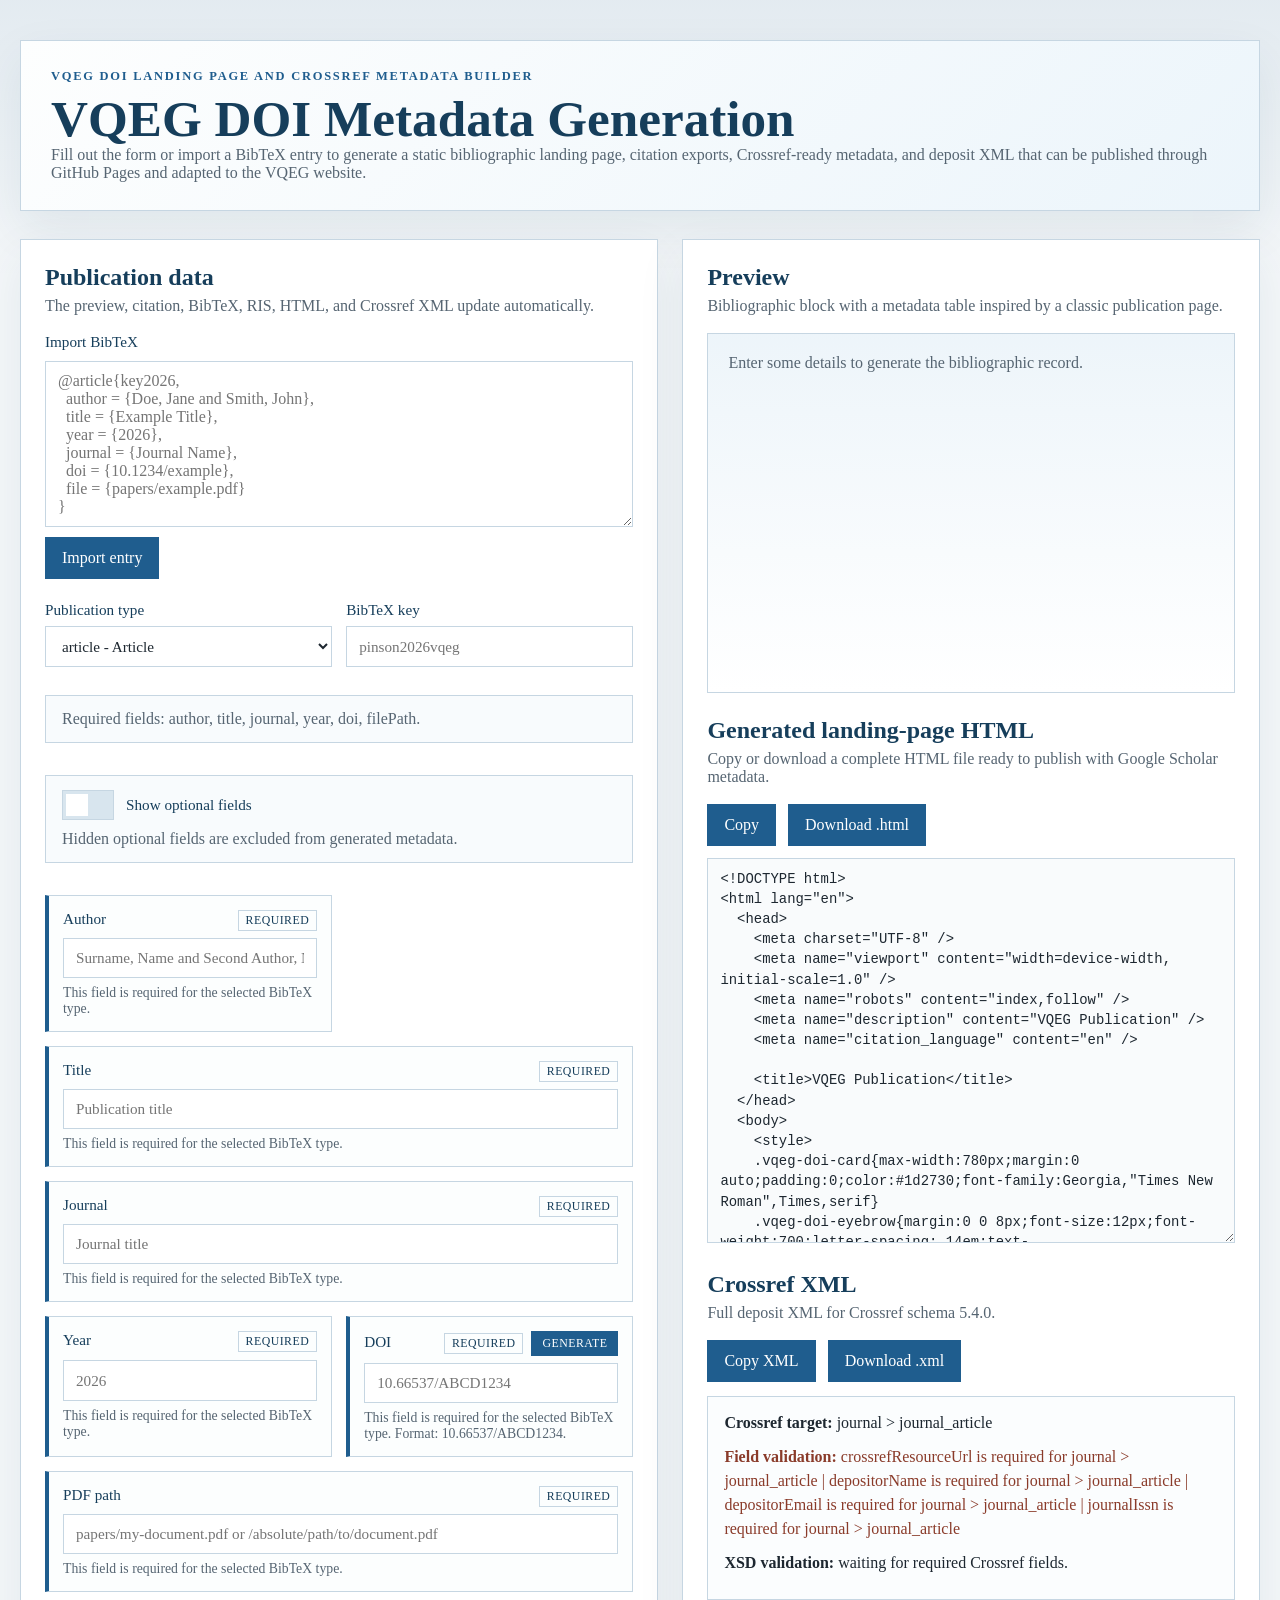
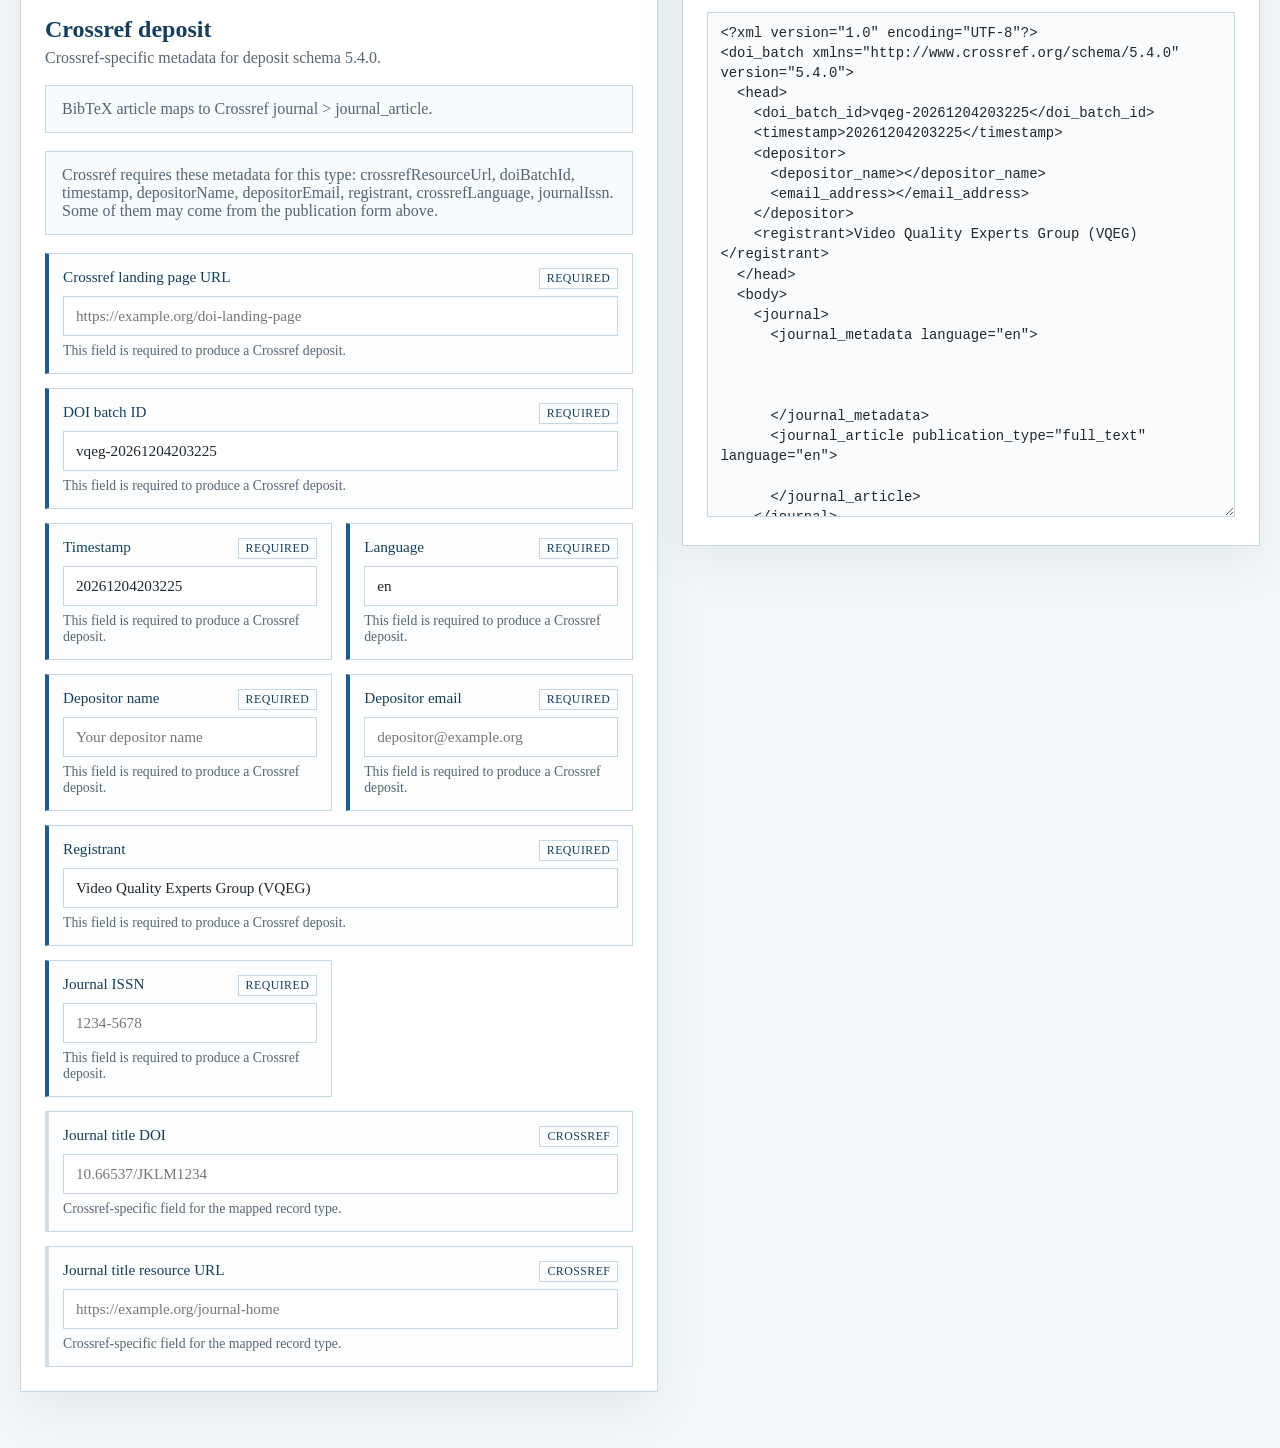
<file: index.html>
<!DOCTYPE html>
<html lang="en">
  <head>
    <meta charset="UTF-8" />
    <meta name="viewport" content="width=device-width, initial-scale=1.0" />
    <title>VQEG DOI Metadata Generation</title>
    <link rel="stylesheet" href="./styles.css" />
  </head>
  <body>
    <main class="page-shell">
      <header class="hero">
        <p class="eyebrow">VQEG DOI LANDING PAGE AND CROSSREF METADATA BUILDER</p>
        <h1>VQEG DOI Metadata Generation</h1>
        <p class="hero-copy">
          Fill out the form or import a BibTeX entry to generate a static
          bibliographic landing page, citation exports, Crossref-ready metadata, and deposit XML
          that can be published through GitHub Pages and adapted to the VQEG
          website.
        </p>
      </header>

      <section class="layout">
        <section class="panel form-panel">
          <div class="panel-header">
            <h2>Publication data</h2>
            <p>The preview, citation, BibTeX, RIS, HTML, and Crossref XML update automatically.</p>
          </div>

          <div class="bibtex-import">
            <label for="bibtexInput">Import BibTeX</label>
            <textarea
              id="bibtexInput"
              rows="8"
              placeholder="@article{key2026,&#10;  author = {Doe, Jane and Smith, John},&#10;  title = {Example Title},&#10;  year = {2026},&#10;  journal = {Journal Name},&#10;  doi = {10.1234/example},&#10;  file = {papers/example.pdf}&#10;}"
            ></textarea>
            <div class="action-row">
              <button id="importBibtexButton" type="button">Import entry</button>
              <p id="importStatus" class="status" aria-live="polite"></p>
            </div>
          </div>

          <form id="publicationForm" class="publication-form">
            <div class="field-grid field-grid-static">
              <label>
                Publication type
                <select id="entryType" name="entryType"></select>
              </label>
              <label>
                BibTeX key
                <input id="citationKey" name="citationKey" type="text" placeholder="pinson2026vqeg" />
              </label>
            </div>

            <div class="requirements-note">
              <p id="typeRequirements" class="status"></p>
            </div>

            <div class="optional-toggle">
              <label class="switch" for="showOptional">
                <input id="showOptional" type="checkbox" />
                <span class="switch-track" aria-hidden="true"></span>
                <span class="switch-label">Show optional fields</span>
              </label>
              <p class="status">
                Hidden optional fields are excluded from generated metadata.
              </p>
            </div>

            <div id="dynamicFields" class="field-grid"></div>
          </form>

          <div class="panel-header export-header">
            <h2>Crossref deposit</h2>
            <p>Crossref-specific metadata for deposit schema 5.4.0.</p>
          </div>

          <div class="requirements-note">
            <p id="crossrefMappingStatus" class="status"></p>
          </div>

          <div class="requirements-note">
            <p id="crossrefRequirements" class="status"></p>
          </div>

          <div id="crossrefFields" class="field-grid"></div>
        </section>

        <section class="panel preview-panel">
          <div class="panel-header">
            <h2>Preview</h2>
            <p>Bibliographic block with a metadata table inspired by a classic publication page.</p>
          </div>
          <div id="preview" class="preview-surface"></div>

          <div class="panel-header export-header">
            <h2>Generated landing-page HTML</h2>
            <p>Copy or download a complete HTML file ready to publish with Google Scholar metadata.</p>
          </div>

          <div class="action-row export-actions">
            <button id="copyButton" type="button">Copy</button>
            <button id="downloadButton" type="button">Download .html</button>
            <p id="copyStatus" class="status" aria-live="polite"></p>
          </div>

          <textarea
            id="htmlOutput"
            class="html-output"
            rows="18"
            readonly
            spellcheck="false"
          ></textarea>

          <div class="panel-header export-header">
            <h2>Crossref XML</h2>
            <p>Full deposit XML for Crossref schema 5.4.0.</p>
          </div>

          <div class="action-row export-actions">
            <button id="copyXmlButton" type="button">Copy XML</button>
            <button id="downloadXmlButton" type="button">Download .xml</button>
            <p id="xmlCopyStatus" class="status" aria-live="polite"></p>
          </div>

          <div id="xmlValidationPanel" class="validation-panel"></div>

          <textarea
            id="xmlOutput"
            class="html-output"
            rows="24"
            readonly
            spellcheck="false"
          ></textarea>
        </section>
      </section>
    </main>

    <script src="./app.js"></script>
  </body>
</html>
</file>
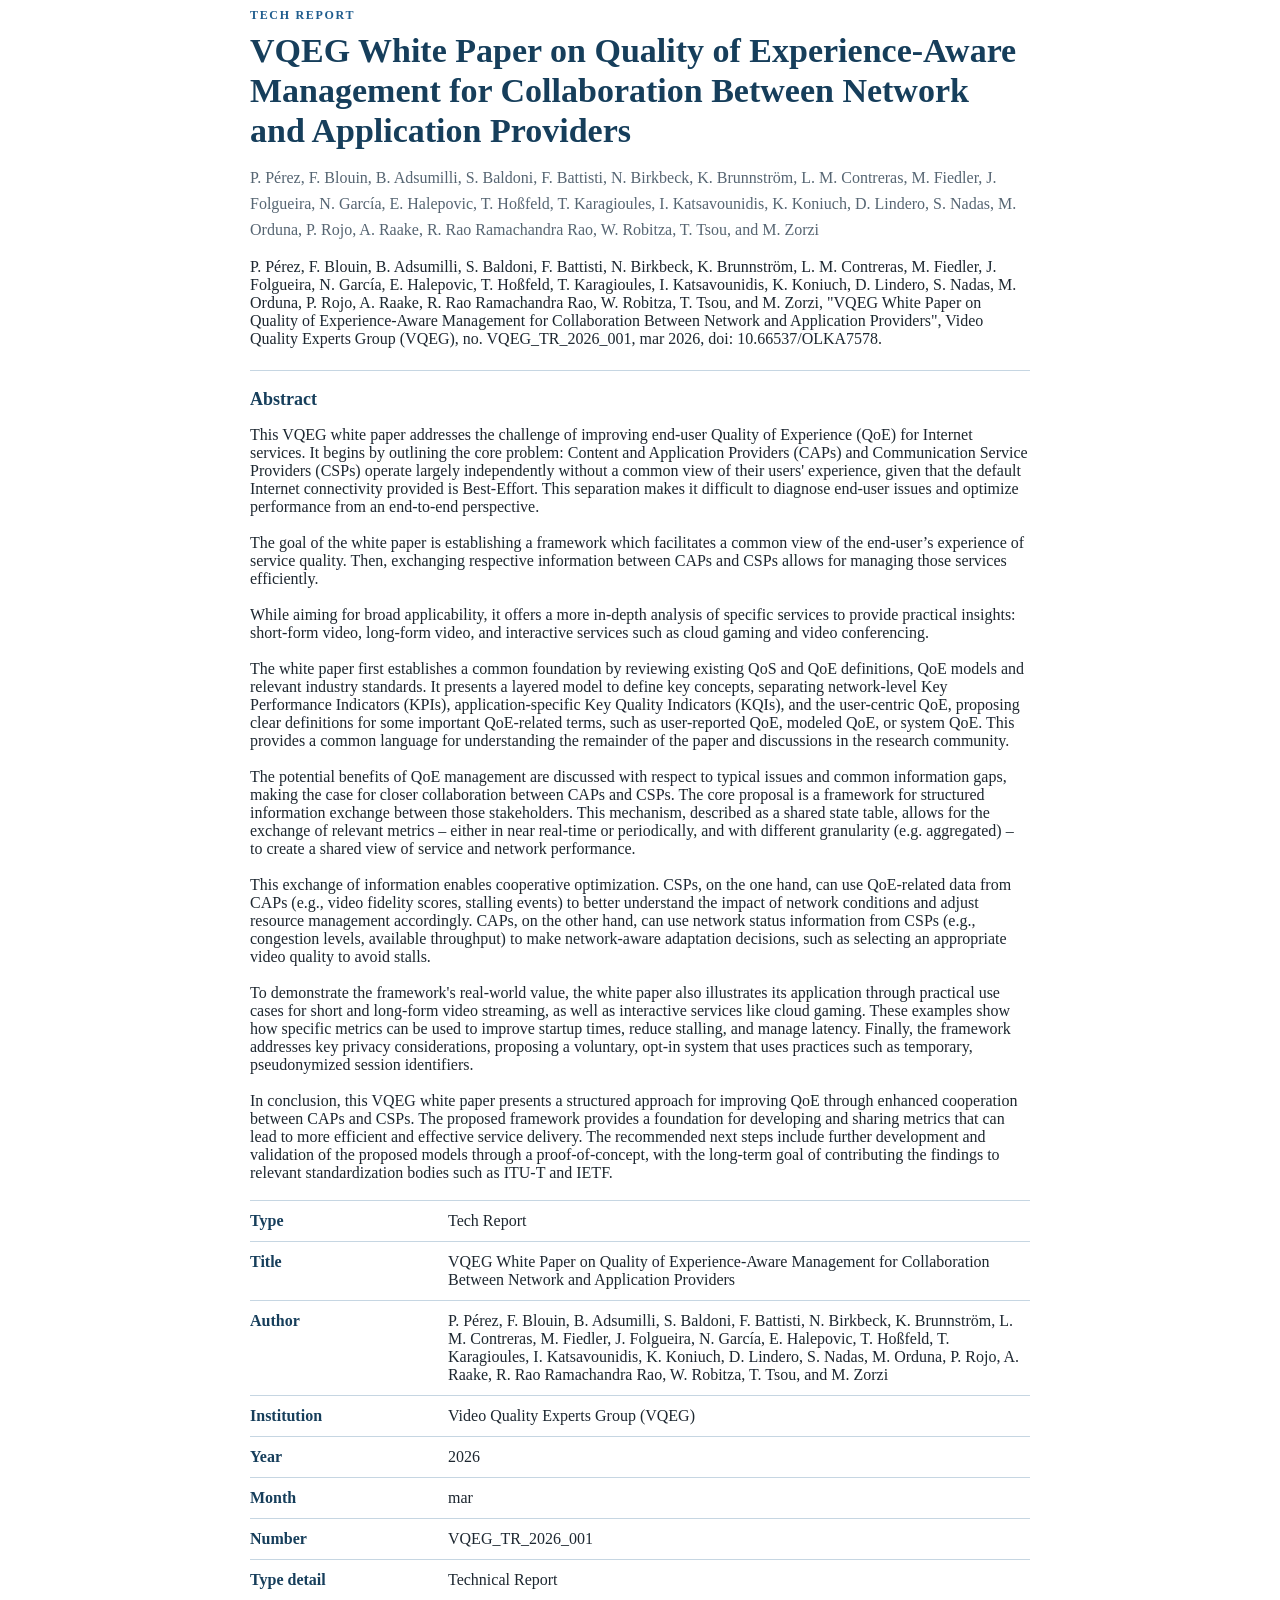
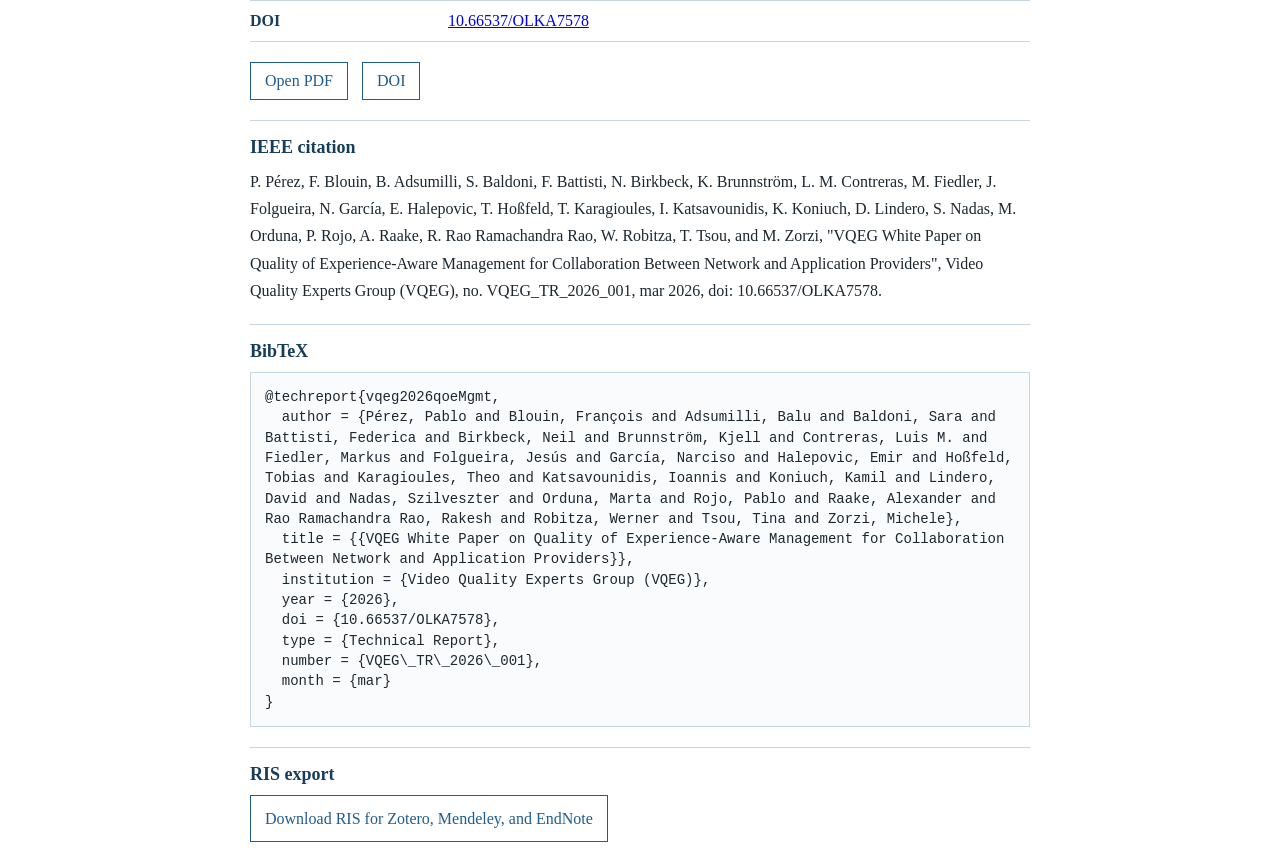
<file: 10.66537/OLKA7578/index.html>
<!DOCTYPE html>
<html lang="en">
  <head>
    <meta charset="UTF-8" />
    <meta name="viewport" content="width=device-width, initial-scale=1.0" />
    <meta name="robots" content="index,follow" />
    <meta name="description" content="This VQEG white paper addresses the challenge of improving end-user Quality of Experience (QoE) for Internet services. It begins by outlining the core problem: Content and Application Providers (CAPs) and Communication Service Providers (CSPs) operate largely independently without a common view of their users" />
    <meta name="citation_title" content="VQEG White Paper on Quality of Experience-Aware Management for Collaboration Between Network and Application Providers" />
    <meta name="citation_author" content="Pérez, Pablo" />
    <meta name="citation_author" content="Blouin, François" />
    <meta name="citation_author" content="Adsumilli, Balu" />
    <meta name="citation_author" content="Baldoni, Sara" />
    <meta name="citation_author" content="Battisti, Federica" />
    <meta name="citation_author" content="Birkbeck, Neil" />
    <meta name="citation_author" content="Brunnström, Kjell" />
    <meta name="citation_author" content="Contreras, Luis M." />
    <meta name="citation_author" content="Fiedler, Markus" />
    <meta name="citation_author" content="Folgueira, Jesús" />
    <meta name="citation_author" content="García, Narciso" />
    <meta name="citation_author" content="Halepovic, Emir" />
    <meta name="citation_author" content="Hoßfeld, Tobias" />
    <meta name="citation_author" content="Karagioules, Theo" />
    <meta name="citation_author" content="Katsavounidis, Ioannis" />
    <meta name="citation_author" content="Koniuch, Kamil" />
    <meta name="citation_author" content="Lindero, David" />
    <meta name="citation_author" content="Nadas, Szilveszter" />
    <meta name="citation_author" content="Orduna, Marta" />
    <meta name="citation_author" content="Rojo, Pablo" />
    <meta name="citation_author" content="Raake, Alexander" />
    <meta name="citation_author" content="Rao Ramachandra Rao, Rakesh" />
    <meta name="citation_author" content="Robitza, Werner" />
    <meta name="citation_author" content="Tsou, Tina" />
    <meta name="citation_author" content="Zorzi, Michele" />
    <meta name="citation_publication_date" content="2026/03" />
    <meta name="citation_doi" content="10.66537/OLKA7578" />
    <meta name="citation_language" content="en" />
    <meta name="citation_technical_report_institution" content="Video Quality Experts Group (VQEG)" />
    <meta name="citation_technical_report_number" content="VQEG_TR_2026_001" />
    <link rel="canonical" href="https://vqeg.github.io/doi/10.66537/OLKA7578/" />
    <title>VQEG White Paper on Quality of Experience-Aware Management for Collaboration Between Network and Application Providers</title>
  </head>
  <body>
<style>
.vqeg-doi-card{max-width:780px;margin:0 auto;padding:0;color:#1d2730;font-family:Georgia,"Times New Roman",Times,serif}
.vqeg-doi-eyebrow{margin:0 0 8px;font-size:12px;font-weight:700;letter-spacing:.14em;text-transform:uppercase;color:#1f5d8e}
.vqeg-doi-card h1{margin:0 0 14px;font-size:34px;line-height:1.18;color:#163e5b}
.vqeg-doi-meta{margin:0 0 16px;color:#566572;line-height:1.6}
.vqeg-doi-table{width:100%;margin:18px 0 20px;border-collapse:collapse;border-top:1px solid #c6d6e2}
.vqeg-doi-table th,.vqeg-doi-table td{padding:11px 0;border-bottom:1px solid #c6d6e2;vertical-align:top}
.vqeg-doi-table th{width:180px;padding-right:18px;text-align:left;color:#163e5b;font-weight:700}
.vqeg-doi-links{display:flex;flex-wrap:wrap;gap:10px 14px;margin:18px 0}
.vqeg-doi-links a{display:inline-block;padding:9px 14px;border:1px solid #1f5d8e;color:#1f5d8e;text-decoration:none}
.vqeg-doi-links a:hover{background:#eaf3f9}
.vqeg-doi-warning{margin:0 0 16px;padding:12px 14px;border:1px solid #e2c27b;background:#fff9ea;color:#6b5220}
.vqeg-doi-abstract{margin-top:22px;padding-top:18px;border-top:1px solid #c6d6e2}
.vqeg-doi-abstract h2{margin:0 0 10px;font-size:18px;color:#163e5b}
.vqeg-doi-supplement{margin-top:20px;padding-top:16px;border-top:1px solid #c6d6e2}
.vqeg-doi-supplement h4{margin:0 0 10px;font-size:18px;color:#163e5b}
.vqeg-doi-supplement p{margin:0 0 18px;line-height:1.7}
.vqeg-doi-citation-link{display:inline-block;padding:9px 14px;border:1px solid #1f5d8e;color:#1f5d8e;text-decoration:none}
.vqeg-doi-citation-link:hover{background:#eaf3f9}
.vqeg-doi-code{margin:0;padding:14px;border:1px solid #c6d6e2;background:#f9fbfc;white-space:pre-wrap;word-break:break-word;font:14px/1.45 "Courier New",Courier,monospace}
</style>
<article class="vqeg-doi-card">
  <p class="vqeg-doi-eyebrow">Tech Report</p>
  <h1>VQEG White Paper on Quality of Experience-Aware Management for Collaboration Between Network and Application Providers</h1>
  <p class="vqeg-doi-meta">P. Pérez, F. Blouin, B. Adsumilli, S. Baldoni, F. Battisti, N. Birkbeck, K. Brunnström, L. M. Contreras, M. Fiedler, J. Folgueira, N. García, E. Halepovic, T. Hoßfeld, T. Karagioules, I. Katsavounidis, K. Koniuch, D. Lindero, S. Nadas, M. Orduna, P. Rojo, A. Raake, R. Rao Ramachandra Rao, W. Robitza, T. Tsou, and M. Zorzi</p>
  <p class="ieee-line">P. Pérez, F. Blouin, B. Adsumilli, S. Baldoni, F. Battisti, N. Birkbeck, K. Brunnström, L. M. Contreras, M. Fiedler, J. Folgueira, N. García, E. Halepovic, T. Hoßfeld, T. Karagioules, I. Katsavounidis, K. Koniuch, D. Lindero, S. Nadas, M. Orduna, P. Rojo, A. Raake, R. Rao Ramachandra Rao, W. Robitza, T. Tsou, and M. Zorzi, &quot;VQEG White Paper on Quality of Experience-Aware Management for Collaboration Between Network and Application Providers&quot;, Video Quality Experts Group (VQEG), no. VQEG_TR_2026_001, mar 2026, doi: 10.66537/OLKA7578.</p>
  
  <section class="vqeg-doi-abstract"><h2>Abstract</h2><p>This VQEG white paper addresses the challenge of improving end-user Quality of Experience (QoE) for Internet services. It begins by outlining the core problem: Content and Application Providers (CAPs) and Communication Service Providers (CSPs) operate largely independently without a common view of their users&#39; experience, given that the default Internet connectivity provided is Best-Effort. This separation makes it difficult to diagnose end-user issues and optimize performance from an end-to-end perspective.<br /><br />The goal of the white paper is establishing a framework which facilitates a common view of the end-user’s experience of service quality. Then, exchanging respective information between CAPs and CSPs allows for managing those services efficiently. <br /><br />While aiming for broad applicability, it offers a more in-depth analysis of specific services to provide practical insights: short-form video, long-form video, and interactive services such as cloud gaming and video conferencing.<br /><br />The white paper first establishes a common foundation by reviewing existing QoS and QoE definitions, QoE models and relevant industry standards. It presents a layered model to define key concepts, separating network-level Key Performance Indicators (KPIs), application-specific Key Quality Indicators (KQIs), and the user-centric QoE, proposing clear definitions for some important QoE-related terms, such as user-reported QoE, modeled QoE, or system QoE. This provides a common language for understanding the remainder of the paper and discussions in the research community.<br /><br />The potential benefits of QoE management are discussed with respect to typical issues and common information gaps, making the case for closer collaboration between CAPs and CSPs. The core proposal is a framework for structured information exchange between those stakeholders. This mechanism, described as a shared state table, allows for the exchange of relevant metrics – either in near real-time or periodically, and with different granularity (e.g. aggregated) – to create a shared view of service and network performance.<br /><br />This exchange of information enables cooperative optimization. CSPs, on the one hand, can use QoE-related data from CAPs (e.g., video fidelity scores, stalling events) to better understand the impact of network conditions and adjust resource management accordingly. CAPs, on the other hand, can use network status information from CSPs (e.g., congestion levels, available throughput) to make network-aware adaptation decisions, such as selecting an appropriate video quality to avoid stalls.<br /><br />To demonstrate the framework&#39;s real-world value, the white paper also illustrates its application through practical use cases for short and long-form video streaming, as well as interactive services like cloud gaming. These examples show how specific metrics can be used to improve startup times, reduce stalling, and manage latency. Finally, the framework addresses key privacy considerations, proposing a voluntary, opt-in system that uses practices such as temporary, pseudonymized session identifiers.<br /><br />In conclusion, this VQEG white paper presents a structured approach for improving QoE through enhanced cooperation between CAPs and CSPs. The proposed framework provides a foundation for developing and sharing metrics that can lead to more efficient and effective service delivery. The recommended next steps include further development and validation of the proposed models through a proof-of-concept, with the long-term goal of contributing the findings to relevant standardization bodies such as ITU-T and IETF.</p></section>
  <table class="vqeg-doi-table"><tbody><tr><th scope="row">Type</th><td>Tech Report</td></tr><tr><th scope="row">Title</th><td>VQEG White Paper on Quality of Experience-Aware Management for Collaboration Between Network and Application Providers</td></tr><tr><th scope="row">Author</th><td>P. Pérez, F. Blouin, B. Adsumilli, S. Baldoni, F. Battisti, N. Birkbeck, K. Brunnström, L. M. Contreras, M. Fiedler, J. Folgueira, N. García, E. Halepovic, T. Hoßfeld, T. Karagioules, I. Katsavounidis, K. Koniuch, D. Lindero, S. Nadas, M. Orduna, P. Rojo, A. Raake, R. Rao Ramachandra Rao, W. Robitza, T. Tsou, and M. Zorzi</td></tr><tr><th scope="row">Institution</th><td>Video Quality Experts Group (VQEG)</td></tr><tr><th scope="row">Year</th><td>2026</td></tr><tr><th scope="row">Month</th><td>mar</td></tr><tr><th scope="row">Number</th><td>VQEG_TR_2026_001</td></tr><tr><th scope="row">Type detail</th><td>Technical Report</td></tr><tr><th scope="row">DOI</th><td><a href="https://doi.org/10.66537/OLKA7578" target="_blank" rel="noreferrer noopener">10.66537/OLKA7578</a></td></tr></tbody></table>
  <div class="vqeg-doi-links"><a href="https://vqeg.org/media/ioypjcll/vqeg-qoe-management-white-paper.pdf" target="_blank" rel="noreferrer noopener">Open PDF</a><a href="https://doi.org/10.66537/OLKA7578" target="_blank" rel="noreferrer noopener">DOI</a></div>
  
    <section class="vqeg-doi-supplement">
      <h4>IEEE citation</h4>
      <p class="ieee-line">P. Pérez, F. Blouin, B. Adsumilli, S. Baldoni, F. Battisti, N. Birkbeck, K. Brunnström, L. M. Contreras, M. Fiedler, J. Folgueira, N. García, E. Halepovic, T. Hoßfeld, T. Karagioules, I. Katsavounidis, K. Koniuch, D. Lindero, S. Nadas, M. Orduna, P. Rojo, A. Raake, R. Rao Ramachandra Rao, W. Robitza, T. Tsou, and M. Zorzi, &quot;VQEG White Paper on Quality of Experience-Aware Management for Collaboration Between Network and Application Providers&quot;, Video Quality Experts Group (VQEG), no. VQEG_TR_2026_001, mar 2026, doi: 10.66537/OLKA7578.</p>
    </section>
    <section class="vqeg-doi-supplement">
      <h4>BibTeX</h4>
      <pre class="vqeg-doi-code">@techreport{vqeg2026qoeMgmt,
  author = {Pérez, Pablo and Blouin, François and Adsumilli, Balu and Baldoni, Sara and Battisti, Federica and Birkbeck, Neil and Brunnström, Kjell and Contreras, Luis M. and Fiedler, Markus and Folgueira, Jesús and García, Narciso and Halepovic, Emir and Hoßfeld, Tobias and Karagioules, Theo and Katsavounidis, Ioannis and Koniuch, Kamil and Lindero, David and Nadas, Szilveszter and Orduna, Marta and Rojo, Pablo and Raake, Alexander and Rao Ramachandra Rao, Rakesh and Robitza, Werner and Tsou, Tina and Zorzi, Michele},
  title = {{VQEG White Paper on Quality of Experience-Aware Management for Collaboration Between Network and Application Providers}},
  institution = {Video Quality Experts Group (VQEG)},
  year = {2026},
  doi = {10.66537/OLKA7578},
  type = {Technical Report},
  number = {VQEG\_TR\_2026\_001},
  month = {mar}
}</pre>
    </section>
    <section class="vqeg-doi-supplement">
      <h4>RIS export</h4>
      <p><a class="vqeg-doi-citation-link" href="data:text/plain;charset=utf-8,TY%20%20-%20RPRT%0AAU%20%20-%20P%C3%A9rez%2C%20Pablo%0AAU%20%20-%20Blouin%2C%20Fran%C3%A7ois%0AAU%20%20-%20Adsumilli%2C%20Balu%0AAU%20%20-%20Baldoni%2C%20Sara%0AAU%20%20-%20Battisti%2C%20Federica%0AAU%20%20-%20Birkbeck%2C%20Neil%0AAU%20%20-%20Brunnstr%C3%B6m%2C%20Kjell%0AAU%20%20-%20Contreras%2C%20Luis%20M.%0AAU%20%20-%20Fiedler%2C%20Markus%0AAU%20%20-%20Folgueira%2C%20Jes%C3%BAs%0AAU%20%20-%20Garc%C3%ADa%2C%20Narciso%0AAU%20%20-%20Halepovic%2C%20Emir%0AAU%20%20-%20Ho%C3%9Ffeld%2C%20Tobias%0AAU%20%20-%20Karagioules%2C%20Theo%0AAU%20%20-%20Katsavounidis%2C%20Ioannis%0AAU%20%20-%20Koniuch%2C%20Kamil%0AAU%20%20-%20Lindero%2C%20David%0AAU%20%20-%20Nadas%2C%20Szilveszter%0AAU%20%20-%20Orduna%2C%20Marta%0AAU%20%20-%20Rojo%2C%20Pablo%0AAU%20%20-%20Raake%2C%20Alexander%0AAU%20%20-%20Rao%20Ramachandra%20Rao%2C%20Rakesh%0AAU%20%20-%20Robitza%2C%20Werner%0AAU%20%20-%20Tsou%2C%20Tina%0AAU%20%20-%20Zorzi%2C%20Michele%0ATI%20%20-%20VQEG%20White%20Paper%20on%20Quality%20of%20Experience-Aware%20Management%20for%20Collaboration%20Between%20Network%20and%20Application%20Providers%0APY%20%20-%202026%0ADA%20%20-%202026%2F03%0ASN%20%20-%20VQEG_TR_2026_001%0AM3%20%20-%20Technical%20Report%0APB%20%20-%20Video%20Quality%20Experts%20Group%20(VQEG)%0ADO%20%20-%2010.66537%2FOLKA7578%0AUR%20%20-%20https%3A%2F%2Fdoi.org%2F10.66537%2FOLKA7578%0AER%20%20-" download="10-66537-OLKA7578.ris">Download RIS for Zotero, Mendeley, and EndNote</a></p>
    </section>
  
</article>
  </body>
</html>
</file>
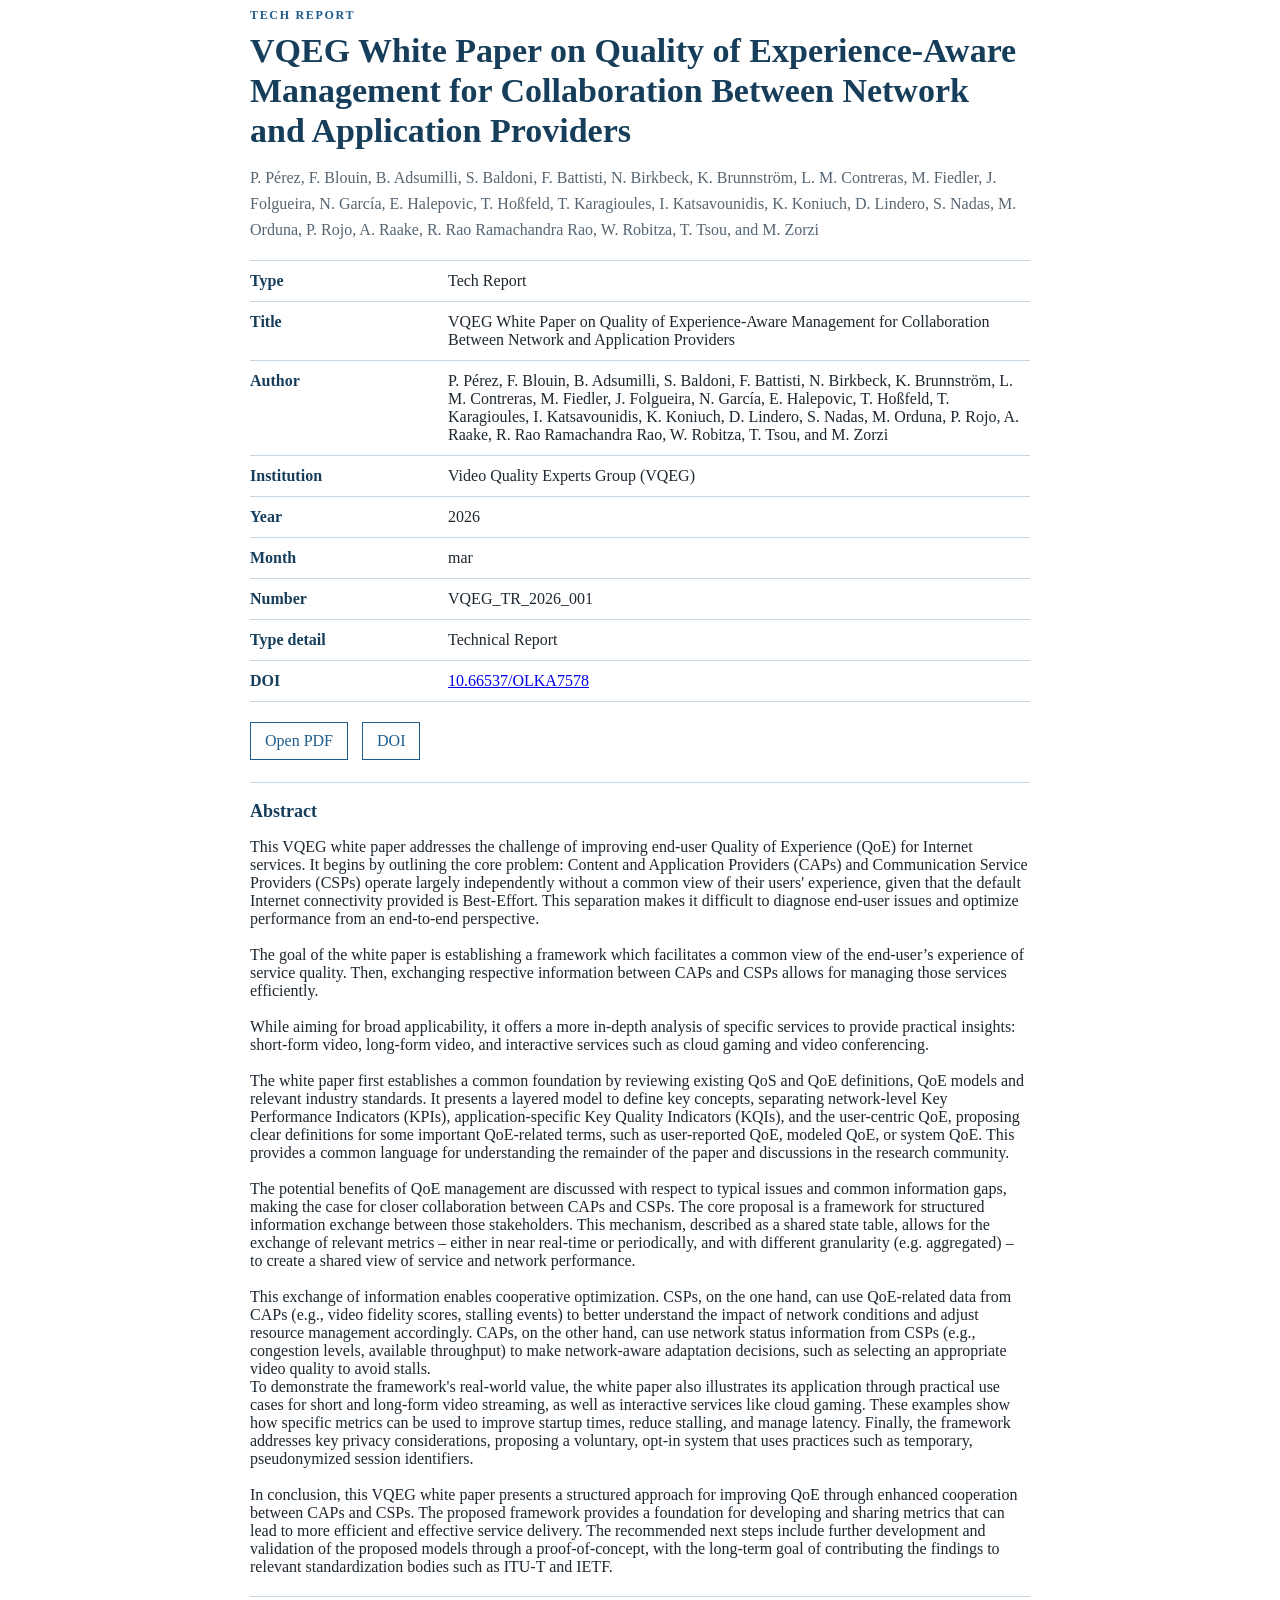
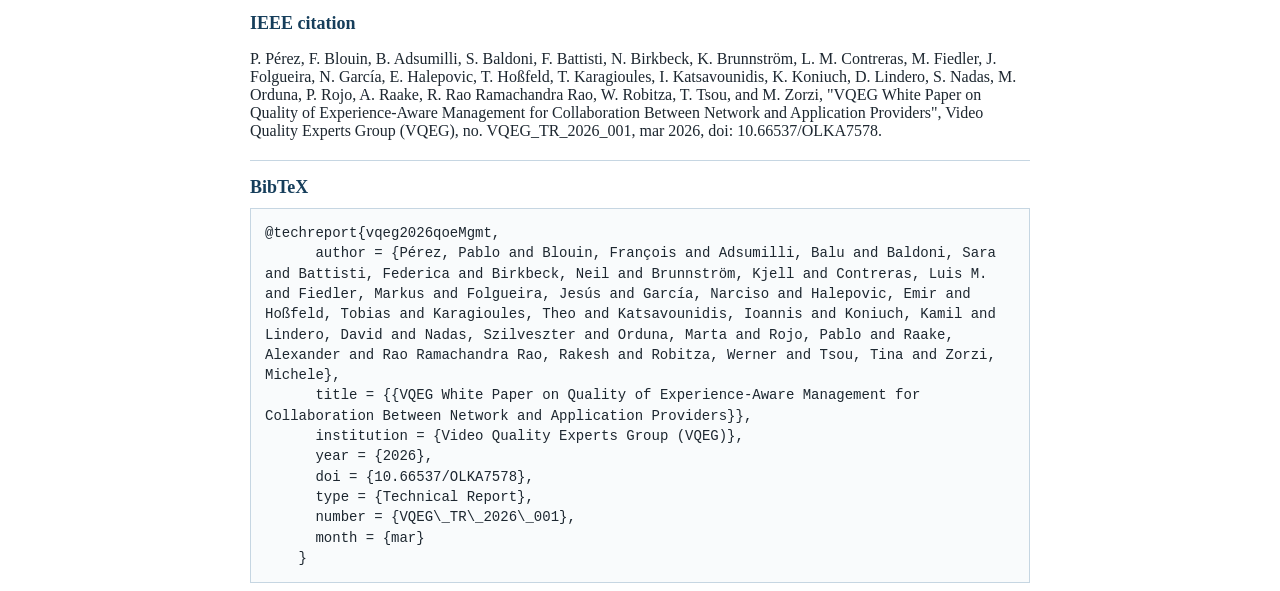
<file: vqeg-white-paper-on-quality-of-experience-aware-management-for-collaboration-bet.html>
<!DOCTYPE html>
<html lang="en">
  <head>
    <meta charset="UTF-8" />
    <meta name="viewport" content="width=device-width, initial-scale=1.0" />
    <title>VQEG White Paper on Quality of Experience-Aware Management for Collaboration Between Network and Application Providers</title>
  </head>
  <body>
    <style>
    .vqeg-doi-card{max-width:780px;margin:0 auto;padding:0;color:#1d2730;font-family:Georgia,"Times New Roman",Times,serif}
    .vqeg-doi-eyebrow{margin:0 0 8px;font-size:12px;font-weight:700;letter-spacing:.14em;text-transform:uppercase;color:#1f5d8e}
    .vqeg-doi-card h1{margin:0 0 14px;font-size:34px;line-height:1.18;color:#163e5b}
    .vqeg-doi-meta{margin:0 0 16px;color:#566572;line-height:1.6}
    .vqeg-doi-table{width:100%;margin:18px 0 20px;border-collapse:collapse;border-top:1px solid #c6d6e2}
    .vqeg-doi-table th,.vqeg-doi-table td{padding:11px 0;border-bottom:1px solid #c6d6e2;vertical-align:top}
    .vqeg-doi-table th{width:180px;padding-right:18px;text-align:left;color:#163e5b;font-weight:700}
    .vqeg-doi-citation{margin:0 0 18px;line-height:1.7}
    .vqeg-doi-links{display:flex;flex-wrap:wrap;gap:10px 14px;margin:18px 0}
    .vqeg-doi-links a{display:inline-block;padding:9px 14px;border:1px solid #1f5d8e;color:#1f5d8e;text-decoration:none}
    .vqeg-doi-links a:hover{background:#eaf3f9}
    .vqeg-doi-warning{margin:0 0 16px;padding:12px 14px;border:1px solid #e2c27b;background:#fff9ea;color:#6b5220}
    .vqeg-doi-abstract{margin-top:22px;padding-top:18px;border-top:1px solid #c6d6e2}
    .vqeg-doi-abstract h2{margin:0 0 10px;font-size:18px;color:#163e5b}
    .vqeg-doi-supplement{margin-top:20px;padding-top:16px;border-top:1px solid #c6d6e2}
    .vqeg-doi-supplement h4{margin:0 0 10px;font-size:18px;color:#163e5b}
    .vqeg-doi-code{margin:0;padding:14px;border:1px solid #c6d6e2;background:#f9fbfc;white-space:pre-wrap;word-break:break-word;font:14px/1.45 "Courier New",Courier,monospace}
    </style>
    <article class="vqeg-doi-card">
      <p class="vqeg-doi-eyebrow">Tech Report</p>
      <h1>VQEG White Paper on Quality of Experience-Aware Management for Collaboration Between Network and Application Providers</h1>
      <p class="vqeg-doi-meta">P. Pérez, F. Blouin, B. Adsumilli, S. Baldoni, F. Battisti, N. Birkbeck, K. Brunnström, L. M. Contreras, M. Fiedler, J. Folgueira, N. García, E. Halepovic, T. Hoßfeld, T. Karagioules, I. Katsavounidis, K. Koniuch, D. Lindero, S. Nadas, M. Orduna, P. Rojo, A. Raake, R. Rao Ramachandra Rao, W. Robitza, T. Tsou, and M. Zorzi</p>
      
      <table class="vqeg-doi-table"><tbody><tr><th scope="row">Type</th><td>Tech Report</td></tr><tr><th scope="row">Title</th><td>VQEG White Paper on Quality of Experience-Aware Management for Collaboration Between Network and Application Providers</td></tr><tr><th scope="row">Author</th><td>P. Pérez, F. Blouin, B. Adsumilli, S. Baldoni, F. Battisti, N. Birkbeck, K. Brunnström, L. M. Contreras, M. Fiedler, J. Folgueira, N. García, E. Halepovic, T. Hoßfeld, T. Karagioules, I. Katsavounidis, K. Koniuch, D. Lindero, S. Nadas, M. Orduna, P. Rojo, A. Raake, R. Rao Ramachandra Rao, W. Robitza, T. Tsou, and M. Zorzi</td></tr><tr><th scope="row">Institution</th><td>Video Quality Experts Group (VQEG)</td></tr><tr><th scope="row">Year</th><td>2026</td></tr><tr><th scope="row">Month</th><td>mar</td></tr><tr><th scope="row">Number</th><td>VQEG_TR_2026_001</td></tr><tr><th scope="row">Type detail</th><td>Technical Report</td></tr><tr><th scope="row">DOI</th><td><a href="https://doi.org/10.66537/OLKA7578" target="_blank" rel="noreferrer noopener">10.66537/OLKA7578</a></td></tr></tbody></table>
      <div class="vqeg-doi-links"><a href="/docs/VQEG QoE Management White Paper.pdf" target="_blank" rel="noreferrer noopener">Open PDF</a><a href="https://doi.org/10.66537/OLKA7578" target="_blank" rel="noreferrer noopener">DOI</a></div>
      <section class="vqeg-doi-abstract"><h2>Abstract</h2><p>This VQEG white paper addresses the challenge of improving end-user Quality of Experience (QoE) for Internet services. It begins by outlining the core problem: Content and Application Providers (CAPs) and Communication Service Providers (CSPs) operate largely independently without a common view of their users&#39; experience, given that the default Internet connectivity provided is Best-Effort. This separation makes it difficult to diagnose end-user issues and optimize performance from an end-to-end perspective.<br /><br />The goal of the white paper is establishing a framework which facilitates a common view of the end-user’s experience of service quality. Then, exchanging respective information between CAPs and CSPs allows for managing those services efficiently.<br /><br />While aiming for broad applicability, it offers a more in-depth analysis of specific services to provide practical insights: short-form video, long-form video, and interactive services such as cloud gaming and video conferencing.<br /><br />The white paper first establishes a common foundation by reviewing existing QoS and QoE definitions, QoE models and relevant industry standards. It presents a layered model to define key concepts, separating network-level Key Performance Indicators (KPIs), application-specific Key Quality Indicators (KQIs), and the user-centric QoE, proposing clear definitions for some important QoE-related terms, such as user-reported QoE, modeled QoE, or system QoE. This provides a common language for understanding the remainder of the paper and discussions in the research community.<br /><br />The potential benefits of QoE management are discussed with respect to typical issues and common information gaps, making the case for closer collaboration between CAPs and CSPs. The core proposal is a framework for structured information exchange between those stakeholders. This mechanism, described as a shared state table, allows for the exchange of relevant metrics – either in near real-time or periodically, and with different granularity (e.g. aggregated) – to create a shared view of service and network performance.<br /><br />This exchange of information enables cooperative optimization. CSPs, on the one hand, can use QoE-related data from CAPs (e.g., video fidelity scores, stalling events) to better understand the impact of network conditions and adjust resource management accordingly. CAPs, on the other hand, can use network status information from CSPs (e.g., congestion levels, available throughput) to make network-aware adaptation decisions, such as selecting an appropriate video quality to avoid stalls.<br />To demonstrate the framework&#39;s real-world value, the white paper also illustrates its application through practical use cases for short and long-form video streaming, as well as interactive services like cloud gaming. These examples show how specific metrics can be used to improve startup times, reduce stalling, and manage latency. Finally, the framework addresses key privacy considerations, proposing a voluntary, opt-in system that uses practices such as temporary, pseudonymized session identifiers.<br /><br />In conclusion, this VQEG white paper presents a structured approach for improving QoE through enhanced cooperation between CAPs and CSPs. The proposed framework provides a foundation for developing and sharing metrics that can lead to more efficient and effective service delivery. The recommended next steps include further development and validation of the proposed models through a proof-of-concept, with the long-term goal of contributing the findings to relevant standardization bodies such as ITU-T and IETF.</p></section>
      
        <section class="vqeg-doi-supplement">
          <h4>IEEE citation</h4>
          <p class="ieee-line">P. Pérez, F. Blouin, B. Adsumilli, S. Baldoni, F. Battisti, N. Birkbeck, K. Brunnström, L. M. Contreras, M. Fiedler, J. Folgueira, N. García, E. Halepovic, T. Hoßfeld, T. Karagioules, I. Katsavounidis, K. Koniuch, D. Lindero, S. Nadas, M. Orduna, P. Rojo, A. Raake, R. Rao Ramachandra Rao, W. Robitza, T. Tsou, and M. Zorzi, &quot;VQEG White Paper on Quality of Experience-Aware Management for Collaboration Between Network and Application Providers&quot;, Video Quality Experts Group (VQEG), no. VQEG_TR_2026_001, mar 2026, doi: 10.66537/OLKA7578.</p>
        </section>
        <section class="vqeg-doi-supplement">
          <h4>BibTeX</h4>
          <pre class="vqeg-doi-code">@techreport{vqeg2026qoeMgmt,
      author = {Pérez, Pablo and Blouin, François and Adsumilli, Balu and Baldoni, Sara and Battisti, Federica and Birkbeck, Neil and Brunnström, Kjell and Contreras, Luis M. and Fiedler, Markus and Folgueira, Jesús and García, Narciso and Halepovic, Emir and Hoßfeld, Tobias and Karagioules, Theo and Katsavounidis, Ioannis and Koniuch, Kamil and Lindero, David and Nadas, Szilveszter and Orduna, Marta and Rojo, Pablo and Raake, Alexander and Rao Ramachandra Rao, Rakesh and Robitza, Werner and Tsou, Tina and Zorzi, Michele},
      title = {{VQEG White Paper on Quality of Experience-Aware Management for Collaboration Between Network and Application Providers}},
      institution = {Video Quality Experts Group (VQEG)},
      year = {2026},
      doi = {10.66537/OLKA7578},
      type = {Technical Report},
      number = {VQEG\_TR\_2026\_001},
      month = {mar}
    }</pre>
        </section>
      
    </article>
  </body>
</html>
</file>
<file: styles.css>
:root {
  --vqeg-blue: #1f5d8e;
  --vqeg-blue-deep: #163e5b;
  --vqeg-sky: #eaf3f9;
  --vqeg-border: #c6d6e2;
  --vqeg-ink: #1d2730;
  --vqeg-muted: #566572;
  --vqeg-paper: #ffffff;
  --vqeg-bg: #f4f7f9;
  --shadow-soft: 0 18px 45px rgba(22, 62, 91, 0.08);
}

* {
  box-sizing: border-box;
}

body {
  margin: 0;
  font-family: Georgia, "Times New Roman", Times, serif;
  color: var(--vqeg-ink);
  background:
    linear-gradient(180deg, rgba(31, 93, 142, 0.08), transparent 280px),
    var(--vqeg-bg);
}

button,
input,
select,
textarea {
  font: inherit;
}

.page-shell {
  width: min(1240px, calc(100% - 32px));
  margin: 0 auto;
  padding: 40px 0 56px;
}

.hero {
  margin-bottom: 28px;
  padding: 28px 30px;
  border: 1px solid var(--vqeg-border);
  background: linear-gradient(135deg, #fdfefe, #ecf5fb);
  box-shadow: var(--shadow-soft);
}

.eyebrow {
  margin: 0 0 8px;
  font-size: 0.78rem;
  font-weight: 700;
  letter-spacing: 0.14em;
  text-transform: uppercase;
  color: var(--vqeg-blue);
}

.hero h1,
.panel-header h2 {
  margin: 0;
  color: var(--vqeg-blue-deep);
}

.hero h1 {
  font-size: clamp(2rem, 4vw, 3.2rem);
  line-height: 1.05;
}

.hero-copy,
.panel-header p,
.status {
  margin: 0;
  color: var(--vqeg-muted);
}

.layout {
  display: grid;
  grid-template-columns: minmax(340px, 1.05fr) minmax(320px, 0.95fr);
  gap: 24px;
  align-items: start;
}

.panel {
  border: 1px solid var(--vqeg-border);
  background: var(--vqeg-paper);
  box-shadow: var(--shadow-soft);
}

.form-panel,
.preview-panel {
  padding: 24px;
}

.panel-header {
  display: grid;
  gap: 6px;
  margin-bottom: 18px;
}

.bibtex-import {
  display: grid;
  gap: 10px;
  margin-bottom: 22px;
}

.publication-form,
.field-grid {
  display: grid;
  gap: 14px;
}

.field-grid-static {
  margin-bottom: 14px;
}

.field-grid {
  grid-template-columns: repeat(2, minmax(0, 1fr));
}

label {
  display: grid;
  gap: 7px;
  font-size: 0.95rem;
  color: var(--vqeg-blue-deep);
}

input,
select,
textarea {
  width: 100%;
  padding: 10px 12px;
  border: 1px solid var(--vqeg-border);
  background: #fff;
  color: var(--vqeg-ink);
  border-radius: 0;
}

input[type="checkbox"] {
  width: auto;
}

input:focus,
select:focus,
textarea:focus,
button:focus {
  outline: 2px solid rgba(31, 93, 142, 0.18);
  outline-offset: 2px;
}

.field-span-2 {
  grid-column: span 2;
}

.action-row {
  display: flex;
  flex-wrap: wrap;
  gap: 10px 12px;
  align-items: center;
}

.requirements-note,
.optional-toggle {
  margin-bottom: 18px;
  padding: 14px 16px;
  border: 1px solid var(--vqeg-border);
  background: #f8fbfd;
}

.optional-toggle {
  display: grid;
  gap: 10px;
}

.switch {
  display: inline-flex;
  align-items: center;
  gap: 12px;
  cursor: pointer;
}

.switch input {
  position: absolute;
  opacity: 0;
  pointer-events: none;
}

.switch-track {
  position: relative;
  width: 52px;
  height: 30px;
  border: 1px solid var(--vqeg-border);
  background: #d8e5ee;
  transition: background-color 160ms ease;
}

.switch-track::after {
  content: "";
  position: absolute;
  top: 3px;
  left: 3px;
  width: 22px;
  height: 22px;
  background: white;
  transition: transform 160ms ease;
}

.switch input:checked + .switch-track {
  background: var(--vqeg-blue);
}

.switch input:checked + .switch-track::after {
  transform: translateX(22px);
}

.switch-label {
  color: var(--vqeg-blue-deep);
}

.field-card {
  padding: 14px;
  border: 1px solid var(--vqeg-border);
  background: #fcfefe;
}

.field-card.field-required {
  border-left: 4px solid var(--vqeg-blue);
}

.field-card.field-optional {
  border-left: 4px solid #d3dde6;
}

.field-label-row {
  display: flex;
  flex-wrap: wrap;
  gap: 8px;
  align-items: baseline;
  justify-content: space-between;
}

.field-label-actions {
  display: inline-flex;
  flex-wrap: wrap;
  gap: 8px;
  align-items: center;
}

.field-badge {
  display: inline-block;
  padding: 2px 7px;
  border: 1px solid var(--vqeg-border);
  color: var(--vqeg-blue-deep);
  font-size: 0.74rem;
  letter-spacing: 0.04em;
  text-transform: uppercase;
}

.field-help {
  margin: 0;
  font-size: 0.86rem;
  color: var(--vqeg-muted);
}

.field-generate-button {
  padding: 4px 10px;
  font-size: 0.74rem;
  letter-spacing: 0.04em;
  text-transform: uppercase;
  white-space: nowrap;
}

button {
  padding: 11px 16px;
  border: 1px solid var(--vqeg-blue);
  background: var(--vqeg-blue);
  color: white;
  cursor: pointer;
  transition: background-color 160ms ease, border-color 160ms ease;
}

button:hover {
  background: var(--vqeg-blue-deep);
  border-color: var(--vqeg-blue-deep);
}

.preview-surface {
  min-height: 360px;
  padding: 20px;
  border: 1px solid var(--vqeg-border);
  background:
    linear-gradient(180deg, rgba(234, 243, 249, 0.85), rgba(255, 255, 255, 0.96));
  overflow: auto;
}

.export-header {
  margin-top: 24px;
}

.html-output {
  margin-top: 12px;
  min-height: 340px;
  font-family: "Courier New", Courier, monospace;
  font-size: 0.87rem;
  line-height: 1.45;
  background: #f9fbfc;
}

.validation-panel {
  margin-top: 14px;
  padding: 14px 16px;
  border: 1px solid var(--vqeg-border);
  background: #fbfdfe;
}

.validation-line,
.validation-ok,
.validation-error {
  margin: 0 0 10px;
  line-height: 1.5;
}

.validation-ok {
  color: #225c38;
}

.validation-error {
  color: #8a3b2a;
}

.validation-list {
  margin: 0;
  padding-left: 20px;
  color: #8a3b2a;
}

.landing-card {
  max-width: 760px;
  margin: 0 auto;
  padding: 0;
  color: var(--vqeg-ink);
}

.landing-card h3 {
  margin: 0 0 14px;
  font-size: clamp(1.5rem, 2.5vw, 2.2rem);
  line-height: 1.2;
  color: var(--vqeg-blue-deep);
}

.landing-meta {
  margin: 0 0 14px;
  font-size: 1rem;
  color: var(--vqeg-muted);
}

.citation-line,
.ieee-line {
  margin: 0 0 18px;
  line-height: 1.7;
}

.supplement-box {
  margin-top: 20px;
  padding-top: 16px;
  border-top: 1px solid var(--vqeg-border);
}

.supplement-box h4 {
  margin: 0 0 10px;
  color: var(--vqeg-blue-deep);
  font-size: 1.05rem;
}

.code-block {
  margin: 0;
  padding: 14px;
  border: 1px solid var(--vqeg-border);
  background: #f9fbfc;
  white-space: pre-wrap;
  word-break: break-word;
  font-family: "Courier New", Courier, monospace;
  font-size: 0.87rem;
  line-height: 1.45;
}

.metadata-table {
  width: 100%;
  margin: 18px 0 20px;
  border-collapse: collapse;
  border-top: 1px solid var(--vqeg-border);
}

.metadata-table th,
.metadata-table td {
  padding: 11px 0;
  border-bottom: 1px solid var(--vqeg-border);
  vertical-align: top;
}

.metadata-table th {
  width: 180px;
  padding-right: 18px;
  text-align: left;
  color: var(--vqeg-blue-deep);
  font-weight: 700;
}

.resource-row {
  display: flex;
  flex-wrap: wrap;
  gap: 10px 14px;
  margin: 18px 0;
}

.resource-link {
  display: inline-flex;
  align-items: center;
  padding: 9px 14px;
  border: 1px solid var(--vqeg-blue);
  color: var(--vqeg-blue);
  text-decoration: none;
}

.resource-link:hover {
  background: var(--vqeg-sky);
}

.abstract-box {
  margin-top: 22px;
  padding-top: 18px;
  border-top: 1px solid var(--vqeg-border);
}

.abstract-box h4 {
  margin: 0 0 10px;
  color: var(--vqeg-blue-deep);
  font-size: 1.05rem;
}

.empty-preview {
  margin: 0;
  color: var(--vqeg-muted);
}

.missing-note {
  margin: 0 0 16px;
  padding: 12px 14px;
  border: 1px solid #e2c27b;
  background: #fff9ea;
  color: #6b5220;
}

@media (max-width: 980px) {
  .layout {
    grid-template-columns: 1fr;
  }
}

@media (max-width: 720px) {
  .page-shell {
    width: min(100% - 20px, 1240px);
    padding-top: 20px;
  }

  .hero,
  .form-panel,
  .preview-panel {
    padding: 18px;
  }

  .field-grid {
    grid-template-columns: 1fr;
  }

  .field-span-2 {
    grid-column: span 1;
  }
}
</file>
